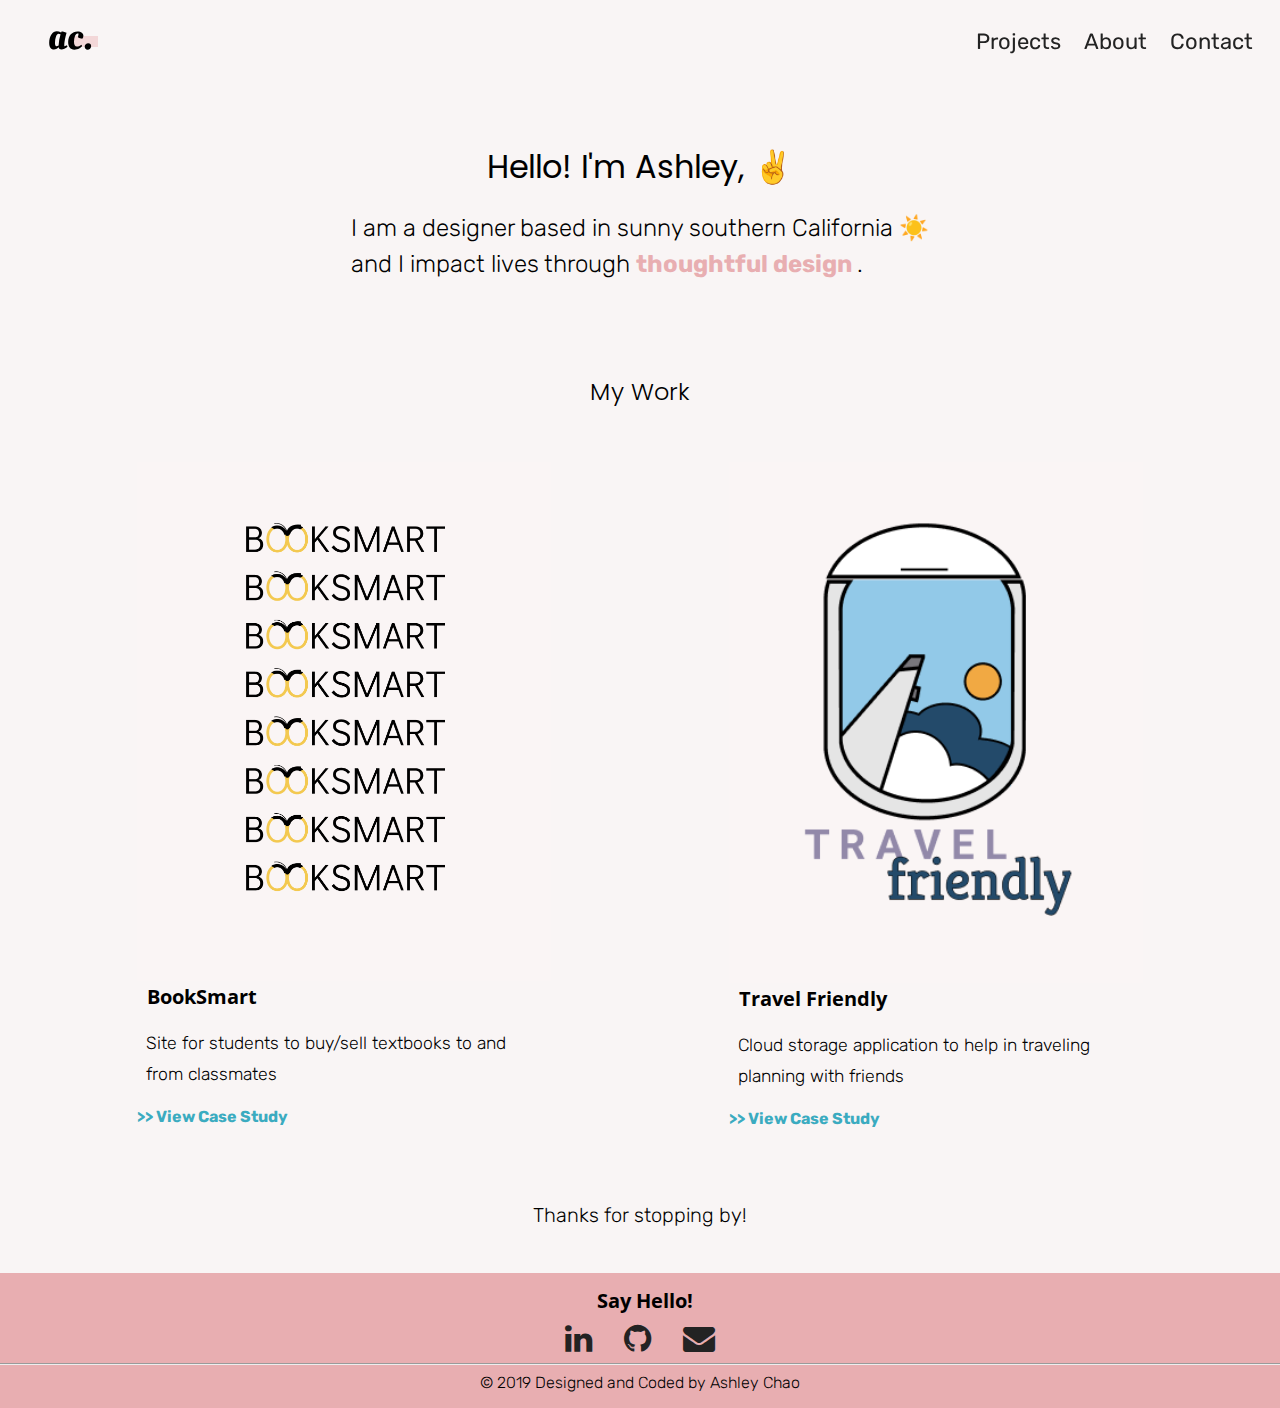
<file: index.html>
<!DOCTYPE html>
<html>
  <head>
      <title>Portfolio | Ashley Chao</title>
      <meta name="viewport" content="width=device-width, initial-scale=1">
      <!-- Font Awesome -->
      <link href="https://maxcdn.bootstrapcdn.com/font-awesome/4.7.0/css/font-awesome.min.css" rel="stylesheet">
      <link rel="stylesheet" href="styles/reset.css">
      <link rel="stylesheet" href="styles/style.css">
      <script src="https://code.jquery.com/jquery-3.1.0.js"></script>
      <script src="styles/script.js" async></script>
      <link href="https://fonts.googleapis.com/css?family=Open+Sans&display=swap" rel="stylesheet">
      <link href="https://fonts.googleapis.com/css?family=Oleo+Script&display=swap" rel="stylesheet">
      <link href="https://fonts.googleapis.com/css?family=Rubik:300,400&display=swap" rel="stylesheet">
      <link href="https://fonts.googleapis.com/css?family=Prata&display=swap" rel="stylesheet">
      <link href="https://fonts.googleapis.com/css?family=Poppins:100,300,300i,400,400i,500,500i,600,700,800&display=swap" rel="stylesheet">
      <link rel="apple-touch-icon" sizes="180x180" href="/apple-touch-icon.png">
      <link rel="icon" type="image/png" sizes="32x32" href="/favicon-32x32.png">
      <link rel="icon" type="image/png" sizes="16x16" href="/favicon-16x16.png">
      <link rel="manifest" href="/site.webmanifest">
  </head>
  <body>
    <!-- <nav>
      <a href="/#/">Logo</a>
      <div>
        <a href="/work/">Work</a>
        <a href="/about/">About</a>
        <a href="/contact/">Contact</a>
      </div>
    </nav> -->
    <div class="main">
        <div class="ashLogo">
          <a href="index.html">
            <svg width="50" height="41" viewBox="0 0 50 41" fill="none" xmlns="http://www.w3.org/2000/svg">
              <rect x="22" y="27" width="28" height="11" fill="#F3D7D8"/>
              <path d="M13.0767 23.5155C13.1304 23.4625 13.279 23.1167 13.5227 22.4781C14.7761 22.4853 16.4539 22.8683 18.5562 23.6272C17.8767 25.8366 17.33 28.1535 16.916 30.5778C16.5021 32.9755 16.2921 34.6943 16.2861 35.7343C16.2803 36.7476 16.384 37.2549 16.5973 37.2561C16.7573 37.257 17.3454 37.0071 18.3617 36.5063L18.8431 36.2691L19.555 37.6732C19.3137 37.8851 18.9922 38.15 18.5903 38.4676C18.2152 38.7855 17.4926 39.2213 16.4227 39.7751C15.353 40.3023 14.3915 40.5634 13.5382 40.5584C11.8849 40.5489 10.9292 39.7967 10.6712 38.3018C8.9559 39.7853 7.40494 40.523 6.01829 40.515C4.65832 40.5071 3.50142 39.9671 2.54761 38.8948C1.62046 37.8228 1.16352 36.1401 1.17678 33.8468C1.19745 30.2736 1.94704 27.4645 3.42556 25.4197C4.90423 23.3482 6.68355 22.3185 8.76352 22.3305C10.2568 22.3392 11.6946 22.7342 13.0767 23.5155ZM8.43792 37.1289C9.07791 37.1326 9.79936 36.8834 10.6023 36.3814C10.8107 32.6225 11.4589 28.9062 12.5468 25.2325C11.7488 24.8812 11.0698 24.7039 10.5098 24.7007C9.54985 24.6951 8.71772 25.637 8.01345 27.5263C7.336 29.3891 6.99072 31.4538 6.97761 33.7204C6.9645 35.987 7.45127 37.1232 8.43792 37.1289ZM29.5704 24.4509C28.5037 24.4447 27.6452 25.3331 26.9949 27.1161C26.3447 28.8723 26.0138 30.7638 26.0021 32.7904C25.9835 35.9904 26.9609 37.596 28.9342 37.6074C29.5742 37.6111 30.2551 37.4684 30.9768 37.1793C31.6986 36.8634 32.2737 36.5601 32.702 36.2692L33.3048 35.7927L34.2176 37.038C34.0026 37.3301 33.5737 37.7143 32.9309 38.1906C32.2882 38.6669 31.6859 39.0634 31.124 39.3801C30.5622 39.6969 29.8405 39.9861 28.959 40.2476C28.0774 40.5092 27.21 40.6375 26.3567 40.6326C24.2767 40.6206 22.7207 39.9315 21.6886 38.5656C20.6565 37.1996 20.147 35.3699 20.1603 33.0766C20.1787 29.9033 21.0602 27.3351 22.8049 25.3718C24.5763 23.4087 26.8353 22.4351 29.5819 22.4509C31.3686 22.4613 32.7795 22.8828 33.8147 23.7154C34.8767 24.5216 35.4042 25.5247 35.3973 26.7246C35.3905 27.898 35.0113 28.9091 34.2597 29.7581C33.5931 29.7543 32.8206 29.6031 31.9423 29.3047C31.064 29.0063 30.3995 28.6424 29.9486 28.2132L30.5689 24.6967C30.3299 24.5353 29.997 24.4534 29.5704 24.4509ZM39.6149 40.7093C38.6816 40.7039 37.9632 40.4197 37.4598 39.8568C36.9564 39.2939 36.7074 38.5458 36.7128 37.6124C36.7182 36.6791 37.0695 35.8811 37.7666 35.2185C38.464 34.5292 39.2793 34.1872 40.2126 34.1926C41.1726 34.1982 41.9043 34.4824 42.4077 35.0453C42.9113 35.5816 43.1604 36.3164 43.155 37.2497C43.1497 38.1563 42.785 38.9676 42.0609 39.6834C41.3636 40.3727 40.5482 40.7147 39.6149 40.7093Z" fill="black"/>
            </svg>
          </a>
        </div>
        <nav role="navigation">
          <div id="menuToggle">
            <!--
            A fake / hidden checkbox is used as click reciever,
            so you can use the :checked selector on it.
            -->
            <input type="checkbox" />

            <!--
            Some spans to act as a hamburger.

            They are acting like a real hamburger,
            not that McDonalds stuff.
            -->
            <span></span>
            <span></span>
            <span></span>

            <!--
            Too bad the menu has to be inside of the button
            but hey, it's pure CSS magic.
            -->
            <ul id="menu">
              <li><a href="#projects">Projects</a></li>
              <li><a href="aboutme.html">About</a></li>
              <li><a href="contact.html">Contact</a></li>
            </ul>
          </div>
        </nav>

    <header>
      <!-- <img class="mainimg" src="images/cactus.jpg"> -->
      <div class="intro">
        <h1>Hello! I'm Ashley, ✌️ </h1>
        <p class="slogan">I am a designer based in sunny southern California ☀️
        <br> and I impact lives through <strong>thoughtful design </strong>. </p>
        <!-- <button class="sayHello" onclick="window.location.href ='mailto:ashleychao94@gmail.com';"> <h5>Say Hello!</h5> </button> -->
      </div>
    </header>
    <div class="workSection">
    <a name="projects"></a>
    <div class="workTitle">
      <h2 class="myWork"> My Work </h2>
    </div>
    <div class="allProjects">

      <div class="project">
      <a href="project2.html">
          <img src="images/bsbs.png" alt="project screenshot"/>
      </a>
          <div class="title">
            <h4>BookSmart</h4>
          </div>
          <p div class="projectDescription">Site for students to buy/sell textbooks to and from classmates</p>
          <a href='project2.html' class="link"> >> View Case Study</a>
            <!-- <button class="projectButton" onclick="window.location.href ='project.html';"><h5>Case Study</h5></button> -->
        </div>
      <div class="project">
      <a href="project.html">
          <img src="images/logo.png" alt="project screenshot"/>
      </a>
          <div class="title">
            <h4>Travel Friendly</h4>
          </div>
          <p div class="projectDescription">Cloud storage application to help in traveling planning with friends</p>
          <a href='project.html' class="link"> >> View Case Study</a>
            <!-- <button class="projectButton" onclick="window.location.href ='project.html';"><h5>Case Study</h5></button> -->
        </div>
        <!-- <div class="project">
          <img src="http://lorempixel.com/350/260/abstract/placeholder-3" alt="project screenshot"/>
          <div class="title">
            <h4>Project Name</h4>
          </div>
          <div class="projectDescription sectioning">Project description text</div>
        </div> -->
        <!-- <div class="project">
          <img src="http://lorempixel.com/350/260/abstract/placeholder-3" alt="project screenshot"/>
          <div class="title">
            <h4>Project Name</h4>
          </div>
          <div class="projectDescription sectioning">Project description text</div>
        </div> -->
      </div>
    </div>
  </div>
  <p class="thanks">Thanks for stopping by!</p>
  <footer class="footer">
  <div class="topft">
    <h4>Say Hello!</h4>
  </div>
   <ul class="socials">
     <li>
       <a href="https://www.linkedin.com/in/ashleychao/" target="_blank">
         <i class="fa fa-linkedin fa-2x" aria-hidden="true"></i>
       </a>
     </li>
     <li>
       <a href="https://github.com/ashchao" target="_blank">
        <i class="fa fa-github fa-2x" aria-hidde="true"></i>
       </a>
     </li>
     <li>
       <a href="contact.html" target="_blank">
         <i class="fa fa-envelope fa-2x" aria-hidden="true"></i>
       </a>
     </li>

    </ul>
  <div class="line">
    <hr>
  </div>
  <div class="small"> © 2019 Designed and Coded by Ashley Chao </div>
  </footer>

    <!-- Global site tag (gtag.js) - Google Analytics -->
<script async src="https://www.googletagmanager.com/gtag/js?id=UA-155982188-1"></script>
<script>
  window.dataLayer = window.dataLayer || [];
  function gtag(){dataLayer.push(arguments);}
  gtag('js', new Date());

  gtag('config', 'UA-155982188-1');
</script>
  </body>
</html>
</file>
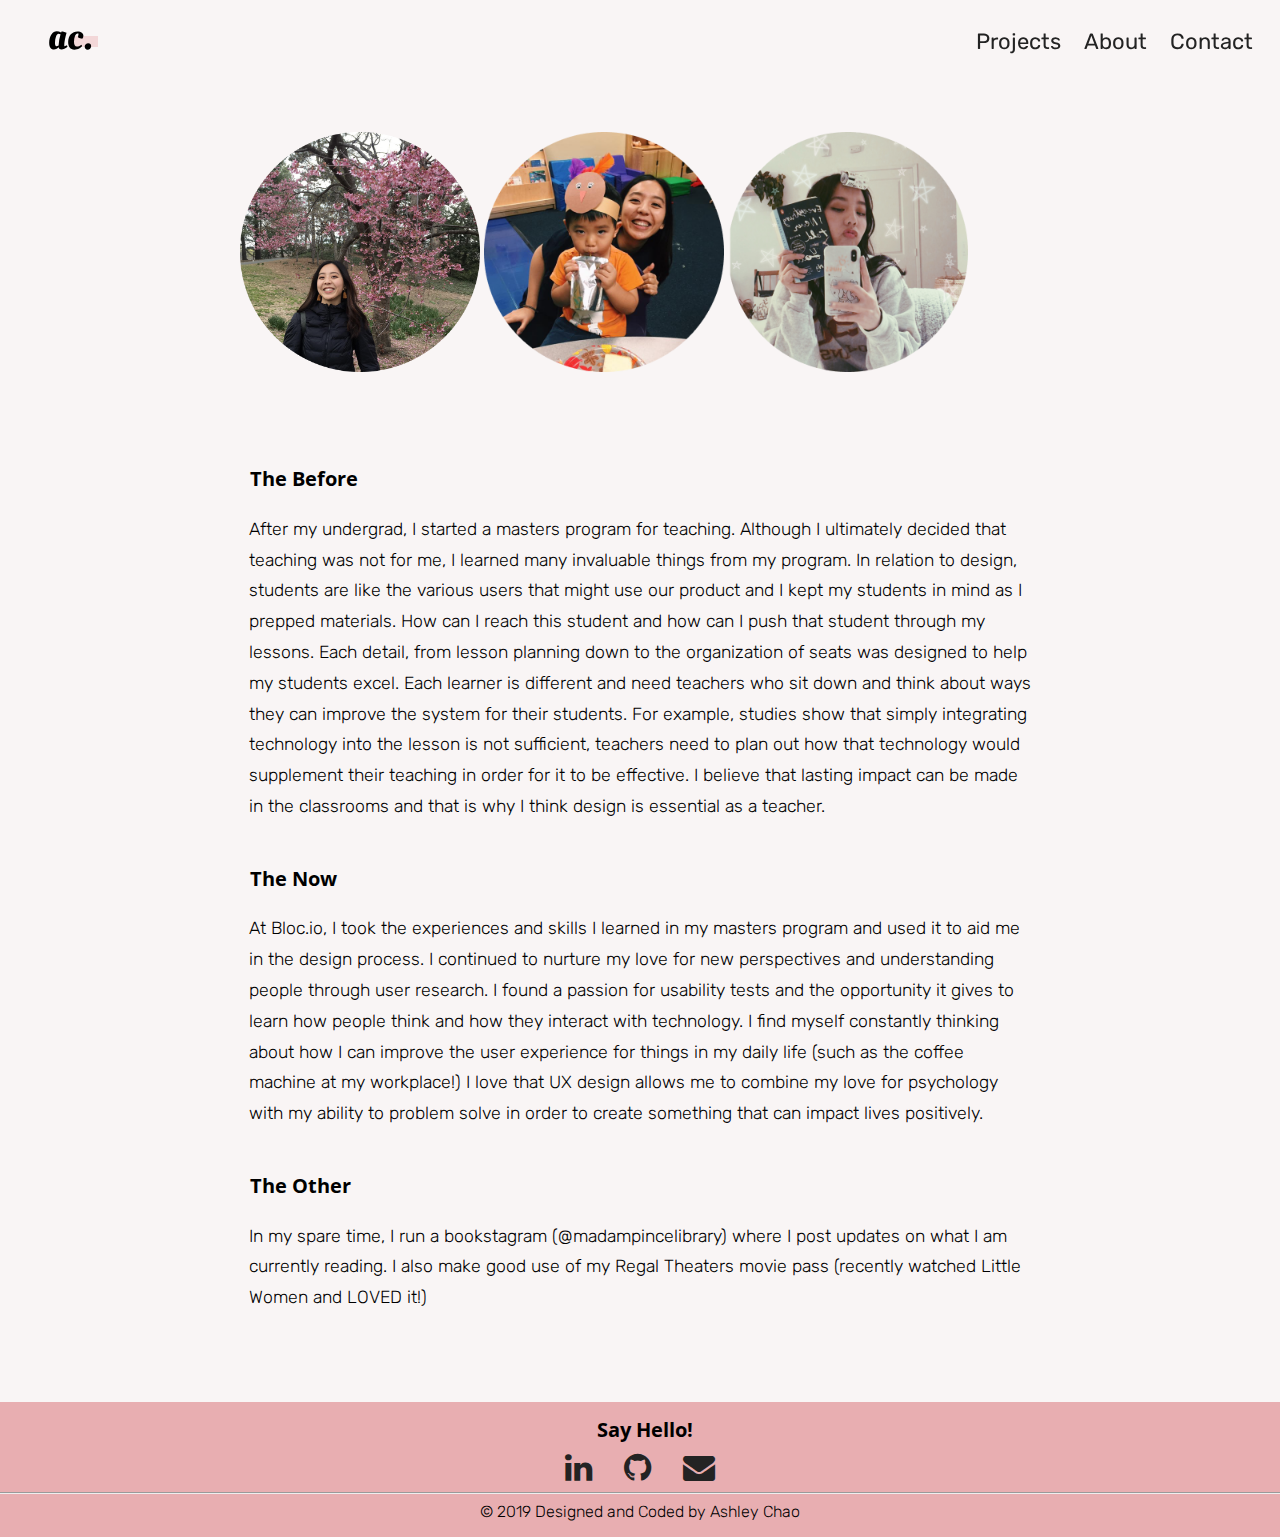
<file: aboutme.html>
<!DOCTYPE html>
<html>
  <head>
      <title>Portfolio | Ashley Chao</title>
      <meta name="viewport" content="width=device-width, initial-scale=1">
      <!-- Font Awesome -->
      <link href="https://maxcdn.bootstrapcdn.com/font-awesome/4.7.0/css/font-awesome.min.css" rel="stylesheet">
      <link rel="stylesheet" href="styles/reset.css">
      <link rel="stylesheet" href="styles/style.css">
      <script src="https://code.jquery.com/jquery-3.1.0.js"></script>
      <script src="styles/script.js" async></script>
      <link href="https://fonts.googleapis.com/css?family=Open+Sans&display=swap" rel="stylesheet">
      <link href="https://fonts.googleapis.com/css?family=Oleo+Script&display=swap" rel="stylesheet">
      <link href="https://fonts.googleapis.com/css?family=Rubik:300,400&display=swap" rel="stylesheet">
  </head>
  <body>
    <!-- <nav>
      <a href="/#/">Logo</a>
      <div>
        <a href="/work/">Work</a>
        <a href="/about/">About</a>
        <a href="/contact/">Contact</a>
      </div>
    </nav> -->

        <div class="ashLogo">
          <a href="index.html">
            <svg width="50" height="41" viewBox="0 0 50 41" fill="none" xmlns="http://www.w3.org/2000/svg">
              <rect x="22" y="27" width="28" height="11" fill="#F3D7D8"/>
              <path d="M13.0767 23.5155C13.1304 23.4625 13.279 23.1167 13.5227 22.4781C14.7761 22.4853 16.4539 22.8683 18.5562 23.6272C17.8767 25.8366 17.33 28.1535 16.916 30.5778C16.5021 32.9755 16.2921 34.6943 16.2861 35.7343C16.2803 36.7476 16.384 37.2549 16.5973 37.2561C16.7573 37.257 17.3454 37.0071 18.3617 36.5063L18.8431 36.2691L19.555 37.6732C19.3137 37.8851 18.9922 38.15 18.5903 38.4676C18.2152 38.7855 17.4926 39.2213 16.4227 39.7751C15.353 40.3023 14.3915 40.5634 13.5382 40.5584C11.8849 40.5489 10.9292 39.7967 10.6712 38.3018C8.9559 39.7853 7.40494 40.523 6.01829 40.515C4.65832 40.5071 3.50142 39.9671 2.54761 38.8948C1.62046 37.8228 1.16352 36.1401 1.17678 33.8468C1.19745 30.2736 1.94704 27.4645 3.42556 25.4197C4.90423 23.3482 6.68355 22.3185 8.76352 22.3305C10.2568 22.3392 11.6946 22.7342 13.0767 23.5155ZM8.43792 37.1289C9.07791 37.1326 9.79936 36.8834 10.6023 36.3814C10.8107 32.6225 11.4589 28.9062 12.5468 25.2325C11.7488 24.8812 11.0698 24.7039 10.5098 24.7007C9.54985 24.6951 8.71772 25.637 8.01345 27.5263C7.336 29.3891 6.99072 31.4538 6.97761 33.7204C6.9645 35.987 7.45127 37.1232 8.43792 37.1289ZM29.5704 24.4509C28.5037 24.4447 27.6452 25.3331 26.9949 27.1161C26.3447 28.8723 26.0138 30.7638 26.0021 32.7904C25.9835 35.9904 26.9609 37.596 28.9342 37.6074C29.5742 37.6111 30.2551 37.4684 30.9768 37.1793C31.6986 36.8634 32.2737 36.5601 32.702 36.2692L33.3048 35.7927L34.2176 37.038C34.0026 37.3301 33.5737 37.7143 32.9309 38.1906C32.2882 38.6669 31.6859 39.0634 31.124 39.3801C30.5622 39.6969 29.8405 39.9861 28.959 40.2476C28.0774 40.5092 27.21 40.6375 26.3567 40.6326C24.2767 40.6206 22.7207 39.9315 21.6886 38.5656C20.6565 37.1996 20.147 35.3699 20.1603 33.0766C20.1787 29.9033 21.0602 27.3351 22.8049 25.3718C24.5763 23.4087 26.8353 22.4351 29.5819 22.4509C31.3686 22.4613 32.7795 22.8828 33.8147 23.7154C34.8767 24.5216 35.4042 25.5247 35.3973 26.7246C35.3905 27.898 35.0113 28.9091 34.2597 29.7581C33.5931 29.7543 32.8206 29.6031 31.9423 29.3047C31.064 29.0063 30.3995 28.6424 29.9486 28.2132L30.5689 24.6967C30.3299 24.5353 29.997 24.4534 29.5704 24.4509ZM39.6149 40.7093C38.6816 40.7039 37.9632 40.4197 37.4598 39.8568C36.9564 39.2939 36.7074 38.5458 36.7128 37.6124C36.7182 36.6791 37.0695 35.8811 37.7666 35.2185C38.464 34.5292 39.2793 34.1872 40.2126 34.1926C41.1726 34.1982 41.9043 34.4824 42.4077 35.0453C42.9113 35.5816 43.1604 36.3164 43.155 37.2497C43.1497 38.1563 42.785 38.9676 42.0609 39.6834C41.3636 40.3727 40.5482 40.7147 39.6149 40.7093Z" fill="black"/>
            </svg>
          </a>
        </div>
        <nav role="navigation">
          <div id="menuToggle">
            <!--
            A fake / hidden checkbox is used as click reciever,
            so you can use the :checked selector on it.
            -->
            <input type="checkbox" />

            <!--
            Some spans to act as a hamburger.

            They are acting like a real hamburger,
            not that McDonalds stuff.
            -->
            <span></span>
            <span></span>
            <span></span>

            <!--
            Too bad the menu has to be inside of the button
            but hey, it's pure CSS magic
            -->
            <ul id="menu">
              <li><a href="index.html">Projects</a></li>
              <li><a href="aboutme.html">About</a></li>
              <li><a href="contact.html">Contact</a></li>
            </ul>
          </div>
        </nav>
<div class="main">
  <!-- <h2 class="helloAsh"> Hello, I'm Ashley!</h2> -->
  <!-- <div class="whole abme"> -->
    <div class="sectioning">
    <!-- <div class="pictures half"> -->
      <div class="pictures aboutme sectioning">
      <img class="ashleyimg" src="images/ashphoto.png" alt="Picture of Ashley"/>
      <img class="ashleyimg" src="images/Teaching2.png" alt="Picture of Ashley"/>
      <img class="ashleyimg" src="images/reading.png" alt="Picture of Ashley"/>
    </div>
    <!-- <div class="half"> -->
      <h4>The Before</h4>
      <p class="aboutme">After my undergrad, I started a masters program for teaching. Although I ultimately decided that teaching was not for me, I learned many invaluable things from my program. In relation to design, students are like the various users that might use our product and I kept my students in mind as I prepped materials. How can I reach this student and how can I push that student through my lessons. Each detail, from lesson planning down to the organization of seats was designed to help my students excel. Each learner is different and need teachers who sit down and think about ways they can improve the system for their students. For example, studies show that simply integrating technology into the lesson is not sufficient, teachers need to plan out how that technology would supplement their teaching in order for it to be effective. I believe that lasting impact can be made in the classrooms and that is why I think design is essential as a teacher.</p>
      <br>
      <h4>The Now </h4>
      <p class="aboutme">At Bloc.io, I took the experiences and skills I learned in my masters program and used it to aid me in the design process. I continued to nurture my love for new perspectives and understanding people through user research. I found a passion for usability tests and the opportunity it gives to learn how people think and how they interact with technology. I find myself constantly thinking about how I can improve the user experience for things in my daily life (such as the coffee machine at my workplace!) I love that UX design allows me to combine my love for psychology with my ability to problem solve in order to create something that can impact lives positively.
      </p>
      <br>
    <h4>The Other </h4>
    <p>In my spare time, I run a bookstagram (@madampincelibrary) where I post updates on what I am currently reading. I also make good use of my Regal Theaters movie pass (recently watched Little Women and LOVED it!)
    </p>
      <!-- <br>
      <p class="email">
      <a href="mailto:ashleychao94@gmail.com"><h4> >> Email me!</h4></a>
      </p> -->
    </div>

    <!-- </div> -->
  </div>
  <footer class="footer">
  <div class="topft">
    <h4>Say Hello!</h4>
  </div>
   <ul class="socials">
     <li>
       <a href="https://www.linkedin.com/in/ashleychao/" target="_blank">
         <i class="fa fa-linkedin fa-2x" aria-hidden="true"></i>
       </a>
     </li>
     <li>
       <a href="https://github.com/ashchao" target="_blank">
        <i class="fa fa-github fa-2x" aria-hidde="true"></i>
       </a>
     </li>
     <li>
       <a href="contact.html" target="_blank">
         <i class="fa fa-envelope fa-2x" aria-hidden="true"></i>
       </a>
     </li>

    </ul>
  <div class="line">
    <hr>
  </div>
  <div class="small"> © 2019 Designed and Coded by Ashley Chao </div>
  </footer>

    <!-- Global site tag (gtag.js) - Google Analytics -->
<script async src="https://www.googletagmanager.com/gtag/js?id=UA-155982188-1"></script>
<script>
  window.dataLayer = window.dataLayer || [];
  function gtag(){dataLayer.push(arguments);}
  gtag('js', new Date());

  gtag('config', 'UA-155982188-1');
</script>
  </body>
</html>
</file>
<file: styles/style.css>
.projectDescription {
  padding-bottom: 1em;
}


img {
  width: 100%;
}

strong {
  color: #E8AEB1;
  font-weight: bold;
}

.mockupImage {
  width: 70%;
}

/* Style inputs with type="text", select elements and textareas */
input[type=text], textarea {
  width: 100%; /* Full width */
  padding: 12px; /* Some padding */
  border: 1px solid #F9F5F5; /* Gray border */
  border-radius: 4px; /* Rounded borders */
  box-sizing: border-box; /* Make sure that padding and width stays in place */
  margin-top: 6px; /* Add a top margin */
  margin-bottom: 16px; /* Bottom margin */
  resize: vertical /* Allow the user to vertically resize the textarea (not horizontally) */
}

/* Style the submit button with a specific background color etc */
input[type=submit] {
  background-color: #76C3D2;
  /* color: black; */
  padding: 12px 20px;
  border: none;
  border-radius: 4px;
  cursor: pointer;
}

/* When moving the mouse over the submit button, add a darker green color */
input[type=submit]:hover {
  background-color: #F9F5F5;
}

/* Add a background color and some padding around the form */
.container {
  border-radius: 5px;
  background-color: #F9F5F5;
  padding: 20px;
  padding-top: 5em;
}

.main {
  padding: 84px 3em 0 3em;
  box-sizing: border-box;
}
body {
  background-color: #F9F5F5;
  font-size: 16px;
  font-family: 'Rubik', sans-serif;
  font-weight: 300;
  line-height: 1.2;
}

input, textarea {
  font-family: 'Rubik', sans-serif;
  font-size: 1em;
}

.caseStudy {
  padding-bottom: 0.8em;
}

p {
  padding: 0.5em;
  line-height: 1.75em;
}

h2.projectName:after {
    position: absolute;
    display: block;
    content: '';
    width: 6em;
    height: 1em;
    background-color: #F7D794;
    top: .5em;
    z-index: -1;
    left: 3em;
}

.aboutme {
  padding-bottom: 0.5em;
}

.projectName {
  position: relative;
  padding-bottom: 0.8em;
  z-index: -1;
  font-family: 'Open Sans', sans-serif;
  font-size: 2em;
}

.description {
  padding-bottom: 0.8em;
}

.Prototype {
  width: 10em;
  height: 3em;
  font-size: 1em;
  font-weight: bold;
  border-radius: 0.5em;
}
/* nav {
  background-color: transparent;
  position: fixed;
  width: 100%;
  display: flex;
  justify-content: space-between;
}

nav > a, nav > div{
  padding: 1.5em 2em;
  color: black;
  font-weight: bold;
} */

.slogan {
  padding: 1em 0;
  font-size: 1.5em;
  font-weight: 100;
  line-height: 1.5em;
}

.thanks{
  text-align: center;
  max-width: 50em;
  margin: auto;
  padding-bottom: 2em;
  font-size: 1.25em;
}

p {
  font-size: 1.1em;
}
/* nav > div > a {
  padding: 0 1em;
  color: black;
}

nav.solid {
  background-color: white;
} */
.userPersonas img {
  border-radius: 1em;
}

h1 {
  font-size: 2em;
  /* font-family: 'Oleo Script', cursive; */
  /* font-family: 'Prata', serif; */
  font-family: 'Poppins', sans-serif;
  font-weight: 400;
}

h2 {
  /* font-family: 'Oleo Script', cursive; */
  /* font-family: 'Prata', serif; */
  font-family: 'Poppins', sans-serif;
  font-size: 1.5em;
}

h3 {
  /* font-family: 'Oleo Script', cursive; */
  /* font-family: 'Prata', serif; */
  font-family: 'Poppins', sans-serif;
  font-weight: 300;
  font-size: 2em;
  line-height: normal;
  max-width: 50em;
  margin: auto;
}

h4 {
  font-family: 'Open Sans', sans-serif;
  font-size: 1.25em;
  padding-bottom: 0.5em;
  font-weight: bold;
  padding-left: 0.5em;
}

h5{
  font-family: 'Open Sans', sans-serif;
  font-size: 1em;
  font-weight: bold;
}
.sayHello, .Prototype {
  background-color: #E8AEB1;
}

.personaTitles {
  font-size: 1.3em;
}
header {
  display: flex;
  flex-direction: column;
  position: relative;
  padding-bottom: 3em;
}

header img {
  width: 100%;
}

header div.intro {
  display: flex;
  position: relative;
  justify-content: flex-start;
  align-items: flex-start;
  width: 100%;
  height: 100%;
  flex-direction: column;
  top: 100%;
  padding-top: 1em;

}

.workTitle {
  padding-top: 3em;
  padding-bottom: 3em;
  display: flex;
  justify-content: center;
  align-items: center;
  width: 100%;
  flex-direction: column;
}


.allProjects{
  display:flex;
  justify-content: space-around;
}


nav {
  position: fixed;
  background-color: transparent;
  height: 84px;
  top: 0;
  width: calc(100% + 1em);
  left: -1em;
  z-index: 1;
}

nav.solid {
  background-color: white;
}

a{
  text-decoration: none;
  color: #3BABC0;
  font-weight: bold;
  transition: color 0.3s ease;
}

#menu a {
  color: #232323;
  font-weight: normal;
}

footer a {
  color: #232323;
  font-weight: normal;
}

hr {
    color: black;
}


.small {
  margin-bottom: 0;
  display: flex;
  justify-content: center;
}

.topft {
  display: flex;
  justify-content: center;
}
a:hover
{
  color: tomato;
}

#menuToggle
{
  display: block;
  position: relative;
  top: 30px;
  left: 50px;

  z-index: 1;

  -webkit-user-select: none;
  user-select: none;
}

#menuToggle input
{
  display: block;
  width: 40px;
  height: 32px;
  position: absolute;
  top: -7px;
  left: -5px;

  cursor: pointer;

  opacity: 0; /* hide this */
  z-index: 2; /* and place it over the hamburger */

  -webkit-touch-callout: none;
}

/*
 * Just a quick hamburger
 */
#menuToggle span
{
  display: block;
  width: 33px;
  height: 4px;
  margin-bottom: 5px;
  position: relative;

  background: black;
  border-radius: 3px;

  z-index: 1;

  transform-origin: 4px 0px;

  transition: transform 0.5s cubic-bezier(0.77,0.2,0.05,1.0),
              background 0.5s cubic-bezier(0.77,0.2,0.05,1.0),
              opacity 0.55s ease;
}

#menuToggle span:first-child
{
  transform-origin: 0% 0%;
}

#menuToggle span:nth-last-child(2)
{
  transform-origin: 0% 100%;
}

/*
 * Transform all the slices of hamburger
 * into a crossmark.
 */
#menuToggle input:checked ~ span
{
  opacity: 1;
  transform: rotate(45deg) translate(-2px, -1px);
  background: #232323;
}

/*
 * But let's hide the middle one.
 */
#menuToggle input:checked ~ span:nth-last-child(3)
{
  opacity: 0;
  transform: rotate(0deg) scale(0.2, 0.2);
}

/*
 * Ohyeah and the last one should go the other direction
 */
#menuToggle input:checked ~ span:nth-last-child(2)
{
  transform: rotate(-45deg) translate(0, -1px);
}

/*
 * Make this absolute positioned
 * at the top left of the screen
 */
#menu
{
  position: absolute;
  width: 300px;
  margin: -100px 0 0 -50px;
  padding: 50px;
  padding-top: 125px;

  background: #ededed;
  list-style-type: none;
  -webkit-font-smoothing: antialiased;
  /* to stop flickering of text in safari */

  transform-origin: 0% 0%;
  transform: translate(-100%, 0);

  transition: transform 0.5s cubic-bezier(0.77,0.2,0.05,1.0);
}

#menu li
{
  padding: 10px 0;
  font-size: 22px;
}

/*
 * And let's slide it in from the left
 */
#menuToggle input:checked ~ ul
{
  transform: none;
}

.ashLogo {
  position: fixed;
  width: 50px;
  display: flex;
  justify-content: center;
  top: 0;
  margin: 0 auto;
  left: 0;
  right: 0;
  z-index: 2;
}

.ashLogo a {
  margin-top: 9px;
}


.summary {
  display: flex;
  justify-content: space-between;
}

h3{
  padding-bottom: 0.3em;
}

.sectioning {
  padding-bottom: 5em;
  text-align: left;
  max-width: 50em;
  margin: auto;
  line-height: 2em;
}

button {
  border: none;
}

.brandGuide {
  /* width: 7em; */
  /* height: 3em; */
  font-size: 1em;
  font-weight: bold;
  background-color: #E8AEB1;
  max-width: 50em;
  text-align: center;
  margin: 0 auto;
  justify-content: center;
}

footer {
  background-color: #E8AEB1;
  padding: 1em;
  margin-left: -3em;
  margin-right: -3em;
}

footer ul {
  display: flex;
  justify-content: center;
}

footer li {
  padding: 0 1em;
}

.sayHello {
  height: 4em;
  width: 8em;
  border-radius: 0.5em;
}


.usTableCont {
  padding: 1em;
  height: 16em;
  overflow: scroll;
  /* padding-left: 5em; */
  display: flex;
  flex-direction: column;
}

.usTable th {
  background-color: #E8AEB1;
  font-weight: bold;
  padding: 0.5em 1em;
}

.usTable td {
  padding: 0.5em 1em;
}

.workTitle {
  display: flex;
  position: relative;
  justify-content: flex-start;
  align-items: flex-start;
  width: 100%;
  height: 100%;
  flex-direction: column;
  top: 100%;
  padding-top: 1em;
}

/* .ashleyimg {
  display: flex;
  justify-content: space-between;
  padding-bottom: 2em;
} */


@media screen and (max-width: 990px){
.workTitle p {
  display:none;
}
}

.allProjects {
  display: flex;
  flex-direction: column;
}

.myWork{
/* background-color: #76C3D2; */
padding: 0.3em;
}

.projectButton {
   background-color: #76C3D2;
   width: 10em;
   height: 3em;
   border-radius: 0.5em;
}



@media screen and (min-width: 575px){

}
@media screen and (min-width: 767px){
  #menu {
    margin: 0;
    padding: 0;
    right: 0;
    display: flex;
    justify-content: space-around;
    position: fixed;
    align-items: flex-end;
    top: 19px;
    background: transparent;
    left: calc(100vw - 1em);
  }
  #menuToggle {
    position: inherit;
  }
  /* nav {
    position: relative;
  } */
  #menuToggle span {
    display: none
  }
  #menuToggle input {
    display: none;
  }
  .ashLogo {
      right: inherit;
      left: 3em;
  }
  header div.intro {
    top: 0;
    justify-content: flex-start;
    align-items: center;
    padding-top: 4em;
  }
  .workTitle {
      align-items: center;
  }
  .project {
    width: 35%;

  }
  .allProjects {
    flex-direction: row;
    justify-content: space-around;
    padding-bottom: 5%;
  }
  header {
    flex-direction: row;
  }
  .half {
    width: calc(50% - 1em);
  }
  .whole {
    max-width: 100em;
    display: flex;
    justify-content: space-between;
  }
  .third {
    width: calc(33% - 1em);
  }
  .description {
   padding-bottom: 0;
  }

  .caseStudyTitle div {
    margin-left: 2em;
  }

  .helloAsh {
    padding-left: 5em
  }
  .ashleyimg {
    padding-top: 3em;
    /* padding-left: 5em;
    padding-right: 3em; */
    width: 30%;
    /* display: inline-block; */
  }




  .abme{
  display: flex;
  justify-content: center;
  align-items: center;
  padding-bottom: 10em;
  }
}


@media screen and (min-width: 1199px){

}
@media screen and (max-width: 767px){
  .helloAsh {
    padding-bottom: 3em;
  }

  .ashleyimg{
    padding-bottom: 3em;
  }

  .abme {
    padding-bottom: 10em;
  }
}

.mockupImage {
  height: 100%;
}

.wfp {
  height: 100%;
}

.stats {
  display: flex;
  justify-content: center;
}
</file>
